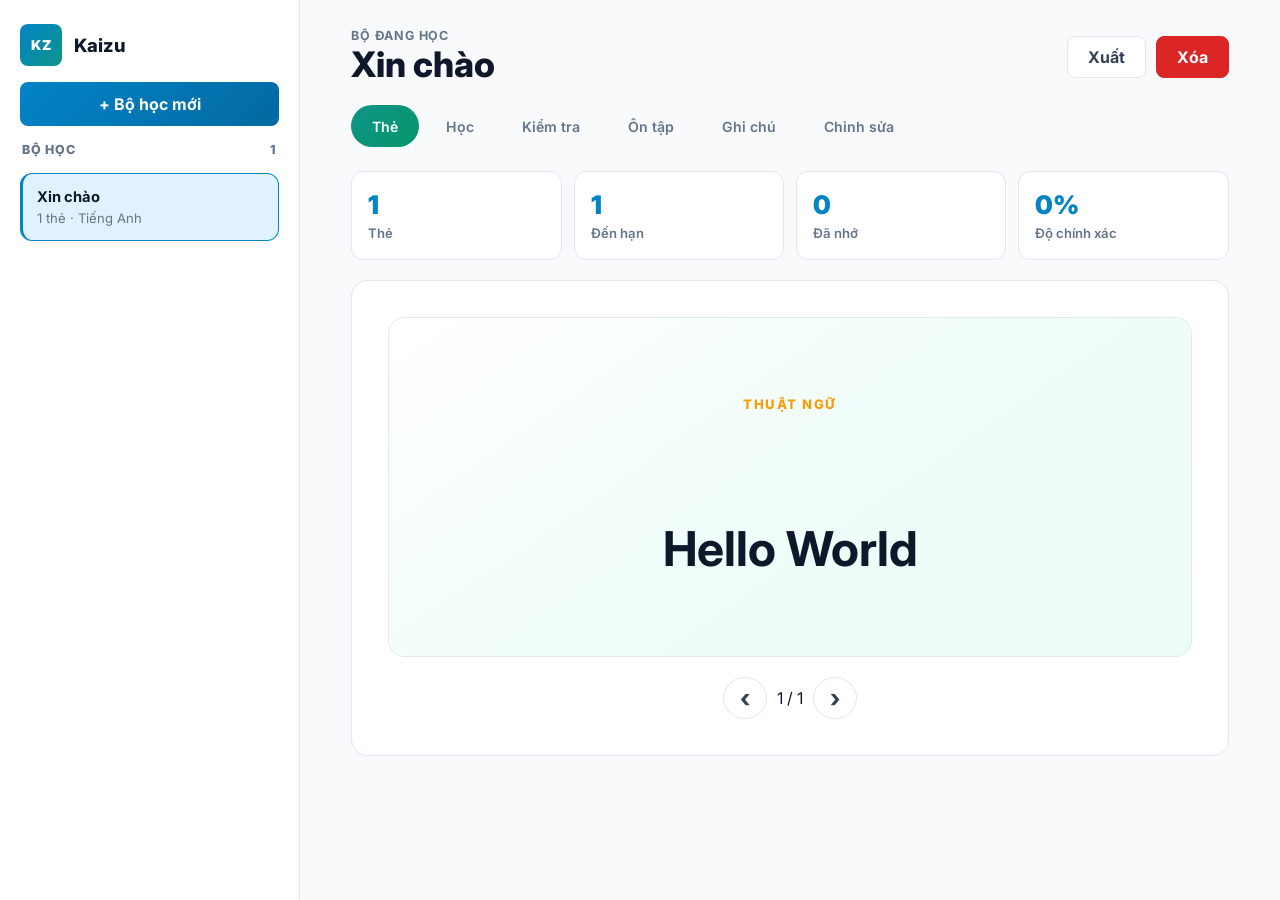
<file: android-app/app/src/main/assets/index.html>
<!doctype html>
<html lang="vi">
<head>
  <meta charset="UTF-8" />
  <meta name="viewport" content="width=device-width, initial-scale=1.0, user-scalable=no" />
  <title>Kaizu</title>
  <style>
@import url('https://fonts.googleapis.com/css2?family=Inter:wght@400;500;600;700;800;900&display=swap');

:root {
  --ink: #0f172a;
  --ink-soft: #334155;
  --muted: #64748b;
  --muted-light: #94a3b8;
  --line: #e2e8f0;
  --line-light: #f1f5f9;
  --paper: #f8fafc;
  --panel: #ffffff;
  --brand: #0284c7;
  --brand-dark: #0369a1;
  --brand-light: #e0f2fe;
  --brand-2: #0d9488;
  --brand-2-light: #ccfbf1;
  --accent: #f59e0b;
  --accent-light: #fef3c7;
  --danger: #dc2626;
  --danger-light: #fee2e2;
  --success: #16a34a;
  --success-light: #dcfce7;
  --radius-sm: 8px;
  --radius-md: 12px;
  --radius-lg: 16px;
  --radius-xl: 20px;
}

* { box-sizing: border-box; }
html { scroll-behavior: smooth; }
body {
  margin: 0;
  min-height: 100vh;
  color: var(--ink);
  background: var(--paper);
  font-family: 'Inter', ui-sans-serif, system-ui, -apple-system, BlinkMacSystemFont, "Segoe UI", sans-serif;
  -webkit-font-smoothing: antialiased;
}
button, input, textarea { font: inherit; transition: border-color 0.2s ease, background-color 0.2s ease; }
button { cursor: pointer; }
a { color: inherit; text-decoration: none; transition: color 0.2s ease, background-color 0.2s ease, transform 0.15s ease; }

.link-btn { display: inline-grid; place-items: center; }
.app-shell { display: grid; grid-template-columns: 300px minmax(0, 1fr); min-height: 100vh; }

.sidebar { display: flex; flex-direction: column; gap: 16px; padding: 24px 20px; background: var(--panel); border-right: 1px solid var(--line); }
.brand { display: flex; align-items: center; gap: 12px; }
.brand-mark { display: grid; width: 42px; height: 42px; place-items: center; border-radius: var(--radius-sm); color: #fff; background: linear-gradient(135deg, var(--brand), var(--brand-2)); font-weight: 900; font-size: 0.85rem; letter-spacing: 0.5px; }
.brand h1, .brand p, .topbar h2, .topbar p { margin: 0; }
.brand h1 { font-size: 1.15rem; font-weight: 800; color: var(--ink); }
.sidebar form:has(.primary-action) { display: flex; justify-content: flex-start; }
.sidebar .primary-action { padding: 12px 28px; }
.brand p, .eyebrow, .stats-strip p, .prompt-box p, .notes-tips p { color: var(--muted); }
.eyebrow { font-size: 0.78rem; font-weight: 700; text-transform: uppercase; letter-spacing: 0.8px; }

.primary-action, .ghost-btn, .danger-btn, .icon-btn, .rating-row button, .tab { min-height: 42px; border: 1px solid transparent; border-radius: var(--radius-sm); font-weight: 700; }
.primary-action, .ghost-btn, .danger-btn, .tab, .icon-btn { text-decoration: none; }
.primary-action { color: #fff; background: linear-gradient(135deg, var(--brand), var(--brand-dark)); border: none; }
.primary-action:hover { transform: translateY(-1px); }
.primary-action:active { transform: translateY(0); }
.primary-action.compact, .ghost-btn, .danger-btn { padding: 0 20px; }
.ghost-btn, .icon-btn, .rating-row button { color: var(--ink-soft); background: var(--panel); border-color: var(--line); }
.ghost-btn:hover, .icon-btn:hover, .rating-row button:hover { background: var(--line-light); border-color: var(--muted-light); }
.danger-btn { color: #fff; background: var(--danger); border-color: var(--danger); }
.danger-btn:hover { background: #b91c1c; transform: translateY(-1px); }
.danger-btn:active { transform: translateY(0); }

.set-list-header { display: flex; justify-content: space-between; color: var(--muted); font-size: 0.78rem; font-weight: 800; text-transform: uppercase; letter-spacing: 0.8px; padding: 0 2px; }
.set-list { display: grid; gap: 8px; overflow: auto; }
.set-item { display: grid; gap: 4px; width: 100%; padding: 14px; text-align: left; background: var(--paper); border: 1px solid var(--line); border-radius: var(--radius-md); transition: all 0.2s ease; cursor: pointer; }
.set-item:hover { background: var(--panel); border-color: var(--brand); transform: translateX(2px); }
.set-item.active { background: var(--brand-light); border-color: var(--brand); border-left: 3px solid var(--brand); }
.set-item strong, .set-item span { overflow: hidden; text-overflow: ellipsis; white-space: nowrap; }
.set-item strong { font-size: 0.92rem; }
.set-item span { color: var(--muted); font-size: 0.82rem; }

.workspace { min-width: 0; padding: 28px clamp(20px, 4vw, 52px); }
.topbar { display: flex; align-items: center; justify-content: space-between; gap: 16px; }
.topbar h2 { font-size: clamp(1.5rem, 3vw, 2.2rem); font-weight: 800; color: var(--ink); }
.topbar-actions, .test-toolbar, .card-controls, .rating-row, .terms-header, .mode-tabs { display: flex; align-items: center; gap: 10px; }

.mode-tabs { margin-top: 20px; overflow-x: auto; padding-bottom: 4px; gap: 6px; scrollbar-width: none; }
.mode-tabs::-webkit-scrollbar { display: none; }
.tab { flex: 0 0 auto; padding: 0 20px; color: var(--muted); background: transparent; border-radius: 100px; font-size: 0.88rem; font-weight: 600; display: inline-flex; align-items: center; justify-content: center; }
.tab:hover { color: var(--ink); background: var(--line-light); }
.tab.active { color: #fff; background: linear-gradient(135deg, var(--brand-2), #059669); }

.stats-strip { display: grid; grid-template-columns: repeat(4, minmax(0, 1fr)); gap: 12px; margin: 20px 0; }
.stats-strip div { padding: 18px 16px; background: var(--panel); border: 1px solid var(--line); border-radius: var(--radius-md); transition: transform 0.2s ease; }
.stats-strip div:hover { transform: translateY(-2px); }
.stats-strip span { display: block; font-size: 1.6rem; font-weight: 900; color: var(--brand); line-height: 1.2; }
.stats-strip p { margin: 4px 0 0; font-size: 0.82rem; font-weight: 600; }

.panel { display: none; background: transparent; }
.panel.active { display: block; animation: fadeIn 0.3s ease; }
@keyframes fadeIn { from { opacity: 0; transform: translateY(8px); } to { opacity: 1; transform: translateY(0); } }
.add-card-form { margin-top: 14px; }

.study-stage, .task-layout, .set-form, .test-list, .notes-grid { background: var(--panel); border: 1px solid var(--line); border-radius: var(--radius-lg); }
.study-stage { display: grid; gap: 20px; padding: clamp(20px, 4vw, 36px); }

.flashcard-scene { perspective: 1000px; cursor: pointer; }
.flashcard { position: relative; min-height: 340px; border: 1px solid var(--line); border-radius: var(--radius-lg); background: linear-gradient(145deg, #ffffff 0%, #f0fdfa 50%, #ecfdf5 100%); outline: none; transition: transform 0.5s ease; transform-style: preserve-3d; }
.flashcard.flipped { transform: rotateY(180deg); }
.flashcard-face { position: absolute; top: 0; left: 0; width: 100%; height: 100%; display: grid; place-items: center; padding: 32px; max-width: 100%; text-align: center; backface-visibility: hidden; -webkit-backface-visibility: hidden; border-radius: var(--radius-lg); }
.flashcard-front { background: linear-gradient(145deg, #ffffff 0%, #f0fdfa 50%, #ecfdf5 100%); }
.flashcard-back { background: linear-gradient(145deg, #ecfdf5 0%, #f0fdfa 50%, #ffffff 100%); transform: rotateY(180deg); }
.flashcard-face p { margin: 0 0 16px; color: var(--accent); font-weight: 800; font-size: 0.82rem; text-transform: uppercase; letter-spacing: 1.5px; }
.flashcard-face strong { overflow-wrap: anywhere; font-size: clamp(1.6rem, 5vw, 3rem); line-height: 1.2; color: var(--ink); }
.card-controls { justify-content: center; }
.icon-btn { width: 44px; font-size: 1.6rem; border-radius: 50%; }
.icon-btn:hover { transform: scale(1.1); }

.task-layout, .set-form { display: grid; gap: 20px; padding: 24px; }
.prompt-box { padding: 24px; border: 1px solid var(--line-light); border-radius: var(--radius-md); background: linear-gradient(135deg, var(--paper), var(--brand-light)); }
.prompt-box h3 { margin: 0; overflow-wrap: anywhere; font-size: clamp(1.3rem, 3vw, 2rem); font-weight: 800; line-height: 1.3; }
.prompt-box p { margin: 0 0 10px; font-size: 0.88rem; font-weight: 600; }
.answer-form, .field-row { display: grid; grid-template-columns: minmax(0, 1fr) auto; gap: 12px; }

input, textarea { width: 100%; padding: 12px 16px; color: var(--ink); background: var(--panel); border: 1.5px solid var(--line); border-radius: var(--radius-sm); outline-color: var(--brand); }
input:focus, textarea:focus { border-color: var(--brand); }
input::placeholder, textarea::placeholder { color: var(--muted-light); }
textarea { min-height: 270px; resize: vertical; }

.feedback, .review-answer, #testScore { min-height: 28px; color: var(--muted); font-weight: 700; font-size: 0.9rem; }
.feedback:not(:empty) { color: var(--success); }

.rating-row { flex-wrap: wrap; }
.rating-row button { flex: 1 1 110px; }
.rating-row button:first-child { color: var(--danger); border-color: var(--danger-light); }
.rating-row button:first-child:hover { background: var(--danger-light); }
.rating-row button:nth-child(2) { color: var(--accent); border-color: var(--accent-light); }
.rating-row button:nth-child(2):hover { background: var(--accent-light); }
.rating-row button:nth-child(3) { color: var(--brand-2); border-color: var(--brand-2-light); }
.rating-row button:nth-child(3):hover { background: var(--brand-2-light); }
.rating-row button:last-child { color: var(--success); border-color: var(--success-light); }
.rating-row button:last-child:hover { background: var(--success-light); }
.wide { width: 100%; }

.test-toolbar { margin-bottom: 14px; }
.test-list { display: grid; gap: 16px; padding: 22px; }
.question { display: grid; gap: 10px; padding-bottom: 16px; border-bottom: 1px solid var(--line-light); }
.question:last-child { border-bottom: 0; padding-bottom: 0; }
.question strong { font-size: 0.95rem; }
.question strong, .question label { overflow-wrap: anywhere; }
.question input:not([type="hidden"]) { background: var(--paper); }

.notes-grid { display: grid; grid-template-columns: minmax(0, 1fr) 280px; gap: 20px; padding: 24px; }
.notes-editor { display: grid; gap: 14px; }
.notes-editor label, .field-row label { display: grid; gap: 8px; font-weight: 700; font-size: 0.88rem; }
.field-row label { color: var(--ink-soft); }
.notes-tips { padding: 20px; border: 1px solid var(--line); border-radius: var(--radius-md); background: linear-gradient(135deg, #fffbeb, #fef3c7); align-self: start; }
.notes-tips h3 { margin-top: 0; font-size: 1rem; color: var(--ink); }
.notes-tips p { font-size: 0.88rem; line-height: 1.6; }

.terms-header { justify-content: space-between; margin-top: 4px; }
.terms-header h3 { margin: 0; }
.terms-table { display: grid; gap: 10px; }
.term-row { display: grid; grid-template-columns: minmax(0, 1fr) minmax(0, 1fr) 44px; gap: 10px; align-items: center; }
.term-row input:not([type="hidden"]) { background: var(--paper); }

@media (max-width: 900px) {
  .app-shell { grid-template-columns: 1fr; }
  .sidebar { border-right: 0; border-bottom: 1px solid var(--line); padding: 16px 20px; gap: 12px; }
  .set-list { display: flex; gap: 8px; overflow-x: auto; padding-bottom: 4px; scrollbar-width: none; }
  .set-list::-webkit-scrollbar { display: none; }
  .set-item { flex: 0 0 auto; min-width: 180px; padding: 10px 14px; }
  .set-item.active { border-left: 1px solid var(--brand); border-bottom: 3px solid var(--brand); }
  .topbar { display: grid; gap: 12px; }
  .topbar-actions, .answer-form, .field-row, .notes-grid, .term-row { grid-template-columns: 1fr; }
  .topbar, .topbar-actions { align-items: stretch; }
  .topbar-actions { justify-content: stretch; }
  .topbar-actions .ghost-btn, .topbar-actions .danger-btn { flex: 1; }
  .stats-strip { grid-template-columns: repeat(2, minmax(0, 1fr)); }
  .notes-grid { grid-template-columns: 1fr; }
  .notes-tips { order: 1; }
}

@media (max-width: 520px) {
  .workspace { padding: 16px; }
  .sidebar { padding: 14px 16px; }
  .brand-mark { width: 36px; height: 36px; font-size: 0.75rem; }
  .brand h1 { font-size: 1rem; }
  .stats-strip span { font-size: 1.3rem; }
  .flashcard { min-height: 260px; padding: 24px 20px; }
  .flashcard-face strong { font-size: clamp(1.3rem, 6vw, 2rem); }
  .study-stage, .task-layout, .set-form, .test-list, .notes-grid { padding: 16px; border-radius: var(--radius-md); }
  .prompt-box { padding: 18px; }
  .prompt-box h3 { font-size: clamp(1.15rem, 4vw, 1.6rem); }
  .tab { padding: 0 16px; font-size: 0.84rem; min-height: 38px; }
  .mode-tabs { gap: 4px; margin-top: 16px; }
  .answer-form button, .primary-action.compact { min-height: 46px; }
  .rating-row button { min-height: 44px; font-size: 0.85rem; }
  .topbar h2 { font-size: 1.35rem; }
  .icon-btn { width: 40px; height: 40px; }
  .term-row { gap: 8px; }
}

.sidebar::-webkit-scrollbar, .set-list::-webkit-scrollbar { width: 4px; height: 4px; }
.sidebar::-webkit-scrollbar-track, .set-list::-webkit-scrollbar-track { background: transparent; }
.sidebar::-webkit-scrollbar-thumb, .set-list::-webkit-scrollbar-thumb { background: var(--line); border-radius: 4px; }
::selection { background: var(--brand-light); color: var(--brand-dark); }
  </style>
</head>
<body>
  <div id="app" class="app-shell"></div>

<script>
const DAY = 86400;
const STORAGE_KEY = 'kaizu_data';

function uuid() {
  return 'xxxxxxxx-xxxx-4xxx-yxxx-xxxxxxxxxxxx'.replace(/[xy]/g, c => {
    const r = Math.random() * 16 | 0;
    return (c === 'x' ? r : (r & 0x3 | 0x8)).toString(16);
  });
}

function makeCard(term = '', definition = '') {
  return { id: uuid(), term, definition, interval: 0, ease: 2.5, due: Math.floor(Date.now() / 1000), correct: 0, attempts: 0 };
}

function sampleData() {
  const firstSet = { id: uuid(), title: 'Xin chào', subject: 'Tiếng Anh', notes: 'Xin chào', cards: [makeCard('Hello World', 'Chào thế giới')] };
  return { active_set_id: firstSet.id, sets: [firstSet] };
}

function loadData() {
  try {
    const raw = localStorage.getItem(STORAGE_KEY);
    if (!raw) return saveData(sampleData());
    const data = JSON.parse(raw);
    if (!data.sets || !data.sets.length) return saveData(sampleData());
    return data;
  } catch { return saveData(sampleData()); }
}

function saveData(data) {
  localStorage.setItem(STORAGE_KEY, JSON.stringify(data));
  return data;
}

function findSet(data, setId) {
  for (const s of data.sets) if (s.id === setId) return s;
  return data.sets[0];
}

function findCard(studySet, cardId) {
  for (const c of studySet.cards) if (c.id === cardId) return c;
  return null;
}

function dueCards(studySet) {
  const now = Math.floor(Date.now() / 1000);
  return studySet.cards.filter(c => (c.due || 0) <= now);
}

function normalize(v) {
  return v.toLowerCase().replace(/[^\w\s]/g, '').replace(/\s+/g, ' ').trim();
}

function closeAnswer(value, answer) {
  const a = normalize(value), b = normalize(answer);
  return a && b && (a.includes(b) || b.includes(a));
}

function esc(s) { var t = document.createElement('div'); t.appendChild(document.createTextNode(s || '')); return t.innerHTML; }

let data = loadData();
let currentMode = 'cards';
let currentSetId = data.active_set_id;
let feedbackMsg = '';
let expectedAnswer = '';
let testScore = '';
let notesAdded = '';

function getCurrentSet() { return findSet(data, currentSetId); }

function render() {
  const set = getCurrentSet();
  const cards = set.cards;
  const attempts = cards.reduce((s, c) => s + (parseInt(c.attempts) || 0), 0);
  const correct = cards.reduce((s, c) => s + (parseInt(c.correct) || 0), 0);
  const accuracy = attempts ? Math.round(correct / attempts * 100) + '%' : '0%';
  const dueCount = dueCards(set).length;
  const mastered = cards.filter(c => (c.interval || 0) >= 7).length;

  document.getElementById('app').innerHTML = `
    <aside class="sidebar">
      <div class="brand"><div class="brand-mark">KZ</div><div><h1>Kaizu</h1></div></div>
      <button class="primary-action" onclick="newSet()">+ Bộ học mới</button>
      <div class="set-list-header"><span>Bộ học</span><span>${data.sets.length}</span></div>
      <div class="set-list">${renderSetList()}</div>
    </aside>
    <main class="workspace">
      <header class="topbar">
        <div><p class="eyebrow">Bộ đang học</p><h2>${esc(set.title)}</h2></div>
        <div class="topbar-actions">
          <button class="ghost-btn" onclick="exportSet()">Xuất</button>
          <button class="danger-btn" onclick="deleteSet()">Xóa</button>
        </div>
      </header>
      <nav class="mode-tabs">${renderTabs()}</nav>
      <section class="stats-strip">
        <div><span>${cards.length}</span><p>Thẻ</p></div>
        <div><span>${dueCount}</span><p>Đến hạn</p></div>
        <div><span>${mastered}</span><p>Đã nhớ</p></div>
        <div><span>${accuracy}</span><p>Độ chính xác</p></div>
      </section>
      ${renderPanel()}
    </main>
  `;
}

function renderSetList() {
  return data.sets.map(s => {
    const active = s.id === currentSetId ? ' active' : '';
    const subject = s.subject || 'Chưa phân loại';
    return `<div class="set-item${active}" onclick="switchSet('${s.id}')"><strong>${esc(s.title)}</strong><span>${s.cards.length} thẻ · ${esc(subject)}</span></div>`;
  }).join('');
}

function renderTabs() {
  const tabs = [['cards','Thẻ'],['learn','Học'],['test','Kiểm tra'],['review','Ôn tập'],['notes','Ghi chú'],['edit','Chỉnh sửa']];
  return tabs.map(([m, label]) => `<a class="tab${m===currentMode?' active':''}" onclick="switchMode('${m}')">${label}</a>`).join('');
}

function renderPanel() {
  const set = getCurrentSet();
  switch(currentMode) {
    case 'cards': return renderCards(set);
    case 'learn': return renderLearn(set);
    case 'test': return renderTest(set);
    case 'review': return renderReview(set);
    case 'notes': return renderNotes(set);
    case 'edit': return renderEdit(set);
    default: return renderCards(set);
  }
}

let cardIndex = 0;
function renderCards(set) {
  const cards = set.cards;
  cardIndex = Math.max(0, Math.min(cardIndex, cards.length - 1));
  const card = cards[cardIndex];
  return `<section class="panel active"><div class="study-stage">
    <div class="flashcard-scene" onclick="flipCard()">
      <div class="flashcard" id="flashcard">
        <div class="flashcard-face flashcard-front"><p>Thuật ngữ</p><strong id="fc-front">${esc(card ? card.term : 'Chưa có thẻ')}</strong></div>
        <div class="flashcard-face flashcard-back"><p>Định nghĩa</p><strong id="fc-back">${esc(card ? card.definition : '')}</strong></div>
      </div>
    </div>
    <div class="card-controls">
      <a class="icon-btn link-btn" onclick="prevCard()">‹</a>
      <span id="cardCounter">${cards.length ? cardIndex + 1 : 0} / ${cards.length}</span>
      <a class="icon-btn link-btn" onclick="nextCard()">›</a>
    </div>
  </div></section>`;
}

function flipCard() { document.getElementById('flashcard')?.classList.toggle('flipped'); }

function prevCard() {
  const cards = getCurrentSet().cards;
  cardIndex = ((cardIndex - 1) % cards.length + cards.length) % cards.length;
  render();
}

function nextCard() {
  const cards = getCurrentSet().cards;
  cardIndex = (cardIndex + 1) % cards.length;
  render();
}

function renderLearn(set) {
  const cards = set.cards;
  const card = cards.length ? cards[Math.floor(Math.random() * cards.length)] : null;
  let feedback = '';
  if (feedbackMsg === 'correct') feedback = 'Đúng.';
  else if (feedbackMsg === 'wrong') feedback = `Chưa đúng. Đáp án: ${esc(expectedAnswer)}`;
  feedbackMsg = '';
  return `<section class="panel active"><div class="task-layout">
    <div class="prompt-box"><p>Trả lời định nghĩa cho thuật ngữ</p><h3>${esc(card ? card.term : 'Chưa có câu hỏi')}</h3></div>
    <div class="answer-form">
      <input id="learnAnswer" autocomplete="off" placeholder="Nhập câu trả lời" onkeydown="if(event.key==='Enter')submitLearn('${card?card.id:''}')" />
      <button class="primary-action compact" onclick="submitLearn('${card?card.id:''}')">Kiểm tra</button>
    </div>
    <div class="feedback">${feedback}</div>
  </div></section>`;
}

function submitLearn(cardId) {
  const set = getCurrentSet();
  const card = findCard(set, cardId);
  const answer = document.getElementById('learnAnswer')?.value || '';
  if (!card) return;
  const isCorrect = closeAnswer(answer, card.definition);
  card.attempts = (parseInt(card.attempts) || 0) + 1;
  card.correct = (parseInt(card.correct) || 0) + (isCorrect ? 1 : 0);
  saveData(data);
  feedbackMsg = isCorrect ? 'correct' : 'wrong';
  expectedAnswer = card.definition;
  currentMode = 'learn';
  render();
    currentMode = 'learn';
}

function renderTest(set) {
  const cards = set.cards;
  const sample = shuffle([...cards]).slice(0, Math.min(8, cards.length));
  const questions = sample.map((c, i) => `
    <div class="question">
      <label><strong>${i+1}. ${esc(c.term)}</strong></label>
      <input id="ans_${c.id}" placeholder="Nhập định nghĩa" />
      <input type="hidden" value="${c.id}" class="test-card-id" />
    </div>
  `).join('');
  return `<section class="panel active"><div class="test-toolbar"><span id="testScore">${esc(testScore)}</span></div>
    <div class="test-list">${questions}<button class="primary-action compact" onclick="gradeTest()">Chấm điểm</button></div>
  </section>`;
}

function gradeTest() {
  const set = getCurrentSet();
  const ids = document.querySelectorAll('.test-card-id');
  let score = 0, total = ids.length;
  ids.forEach(el => {
    const card = findCard(set, el.value);
    const answer = document.getElementById('ans_' + el.value)?.value || '';
    if (card && closeAnswer(answer, card.definition)) score++;
  });
  testScore = score + '/' + total;
  render();
}

let showReviewAnswer = false;
function renderReview(set) {
  const due = dueCards(set);
  const card = due[0] || null;
  const answer = showReviewAnswer && card ? esc(card.definition) : '';
  showReviewAnswer = false;
  const buttons = card ? ['again:Làm lại','hard:Khó','good:Bình thường','easy:Dễ'].map(s => {
    const [val, label] = s.split(':');
    return `<button onclick="rateReview('${card.id}','${val}')">${label}</button>`;
  }).join('') : '';
  return `<section class="panel active"><div class="task-layout">
    <div class="prompt-box"><p>Lặp lại cách quãng</p><h3>${esc(card ? card.term : 'Không có thẻ đến hạn')}</h3></div>
    <button class="ghost-btn wide" onclick="showAnswer()">Hiện đáp án</button>
    <div class="review-answer">${answer}</div>
    <div class="rating-row">${buttons}</div>
  </div></section>`;
}

function showAnswer() { showReviewAnswer = true; render(); }

function rateReview(cardId, rating) {
  const set = getCurrentSet();
  const card = findCard(set, cardId);
  if (!card) return;
  let interval = parseInt(card.interval) || 0;
  let ease = parseFloat(card.ease) || 2.5;
  if (rating === 'again') { interval = 0; ease = Math.max(1.3, ease - 0.2); }
  else if (rating === 'hard') { interval = Math.max(1, Math.round(interval * 1.2)); ease = Math.max(1.3, ease - 0.05); }
  else if (rating === 'easy') { interval = Math.max(3, Math.round((interval || 1) * (ease + 0.6))); ease += 0.15; }
  else { interval = Math.max(1, Math.round((interval || 1) * ease)); }
  card.interval = interval;
  card.ease = ease;
  card.due = Math.floor(Date.now() / 1000) + interval * DAY;
  card.attempts = (parseInt(card.attempts) || 0) + 1;
  card.correct = (parseInt(card.correct) || 0) + (rating !== 'again' ? 1 : 0);
  saveData(data);
  render();
}

function renderNotes(set) {
  let message = '';
  if (notesAdded) message = `Đã tạo ${esc(notesAdded)} thẻ mới.`;
  notesAdded = '';
  return `<section class="panel active"><div class="notes-grid">
    <div class="notes-editor">
      <label for="notesInput">Ghi chú</label>
      <textarea id="notesInput" placeholder="Photosynthesis - Quá trình cây tạo glucose từ ánh sáng">${esc(set.notes || '')}</textarea>
      <button class="primary-action compact" onclick="extractNotes()">Tạo thẻ từ ghi chú</button>
      <div class="feedback">${message}</div>
    </div>
    <div class="notes-tips"><h3>Định dạng nhận diện</h3><p>Mỗi dòng dùng một mẫu: thuật ngữ - định nghĩa, thuật ngữ: định nghĩa, hoặc thuật ngữ = định nghĩa.</p></div>
  </div></section>`;
}

function extractNotes() {
  const set = getCurrentSet();
  const notes = document.getElementById('notesInput')?.value || '';
  set.notes = notes;
  const knownTerms = new Set(set.cards.map(c => normalize(c.term)));
  let added = 0;
  for (const line of notes.splitlines()) {
    const match = line.trim().match(/^(.+?)\s*(?:-|:|=)\s*(.+)$/);
    if (!match) continue;
    const term = match[1].trim(), def = match[2].trim();
    if (term && def && !knownTerms.has(normalize(term))) {
      set.cards.push(makeCard(term, def));
      knownTerms.add(normalize(term));
      added++;
    }
  }
  saveData(data);
  notesAdded = String(added);
  render();
}

function renderEdit(set) {
  const rows = set.cards.map(c => `
    <div class="term-row">
      <input type="hidden" value="${c.id}" class="card-id-input" />
      <input placeholder="Thuật ngữ" value="${esc(c.term)}" class="term-input" />
      <input placeholder="Định nghĩa" value="${esc(c.definition)}" class="def-input" />
      <button class="danger-btn" onclick="this.parentElement.remove()" style="min-height:36px;padding:0 8px;">✕</button>
    </div>
  `).join('');
  return `<section class="panel active">
    <div class="set-form">
      <input type="hidden" id="editSetId" value="${esc(set.id)}" />
      <div class="field-row">
        <label>Tên bộ học<input id="editTitle" value="${esc(set.title)}" /></label>
        <label>Môn học<input id="editSubject" value="${esc(set.subject || '')}" /></label>
      </div>
      <label>Ghi chú<textarea id="editNotes">${esc(set.notes || '')}</textarea></label>
      <div class="terms-header"><h3>Thuật ngữ</h3></div>
      <div class="terms-table" id="termsTable">${rows}</div>
      <button class="primary-action compact" onclick="saveSet()">Lưu thay đổi</button>
      <div class="feedback" id="editFeedback"></div>
    </div>
    <div class="set-form add-card-form">
      <button class="ghost-btn" onclick="addBlankCard()">+ Thẻ</button>
    </div>
  </section>`;
}

function addBlankCard() {
  const set = getCurrentSet();
  set.cards.push(makeCard('Thuật ngữ mới', 'Định nghĩa mới'));
  saveData(data);
  render();
}

function saveSet() {
  const set = getCurrentSet();
  set.title = document.getElementById('editTitle')?.value?.trim() || 'Chưa đặt tên';
  set.subject = document.getElementById('editSubject')?.value?.trim() || '';
  set.notes = document.getElementById('editNotes')?.value || '';
  const rows = document.querySelectorAll('.term-row');
  const existing = {};
  set.cards.forEach(c => existing[c.id] = c);
  const cards = [];
  rows.forEach(row => {
    const cardId = row.querySelector('.card-id-input')?.value || uuid();
    const term = row.querySelector('.term-input')?.value?.trim() || '';
    const def = row.querySelector('.def-input')?.value?.trim() || '';
    if (!term || !def) return;
    const card = existing[cardId] || makeCard();
    card.id = cardId; card.term = term; card.definition = def;
    cards.push(card);
  });
  set.cards = cards;
  saveData(data);
  const fb = document.getElementById('editFeedback');
  if (fb) fb.textContent = 'Đã lưu thay đổi.';
}

function newSet() {
  const set = { id: uuid(), title: 'Bộ học mới', subject: '', notes: '', cards: [makeCard('Thuật ngữ mới', 'Định nghĩa mới')] };
  data.sets.unshift(set);
  data.active_set_id = set.id;
  currentSetId = set.id;
  saveData(data);
  currentMode = 'edit';
  render();
}

function deleteSet() {
  if (data.sets.length <= 1) return;
  data.sets = data.sets.filter(s => s.id !== currentSetId);
  data.active_set_id = data.sets[0].id;
  currentSetId = data.active_set_id;
  saveData(data);
  currentMode = 'cards';
  render();
}

function switchSet(id) {
  currentSetId = id;
  data.active_set_id = id;
  saveData(data);
  feedbackMsg = ''; testScore = ''; notesAdded = '';
  render();
}

function switchMode(mode) {
  currentMode = mode;
  feedbackMsg = ''; testScore = ''; notesAdded = ''; showReviewAnswer = false;
  render();
}

function exportSet() {
  const set = getCurrentSet();
  const blob = new Blob([JSON.stringify(set, null, 2)], { type: 'application/json' });
  const url = URL.createObjectURL(blob);
  const a = document.createElement('a');
  const name = (set.title || 'study-set').replace(/[^a-zA-Z0-9_-]+/g, '-').replace(/^-|-$/g, '') || 'study-set';
  a.href = url; a.download = name + '.json';
  document.body.appendChild(a); a.click(); document.body.removeChild(a);
  URL.revokeObjectURL(url);
}

function shuffle(arr) {
  for (let i = arr.length - 1; i > 0; i--) {
    const j = Math.floor(Math.random() * (i + 1));
    [arr[i], arr[j]] = [arr[j], arr[i]];
  }
  return arr;
}

render();
</script>
</body>
</html>
</file>
